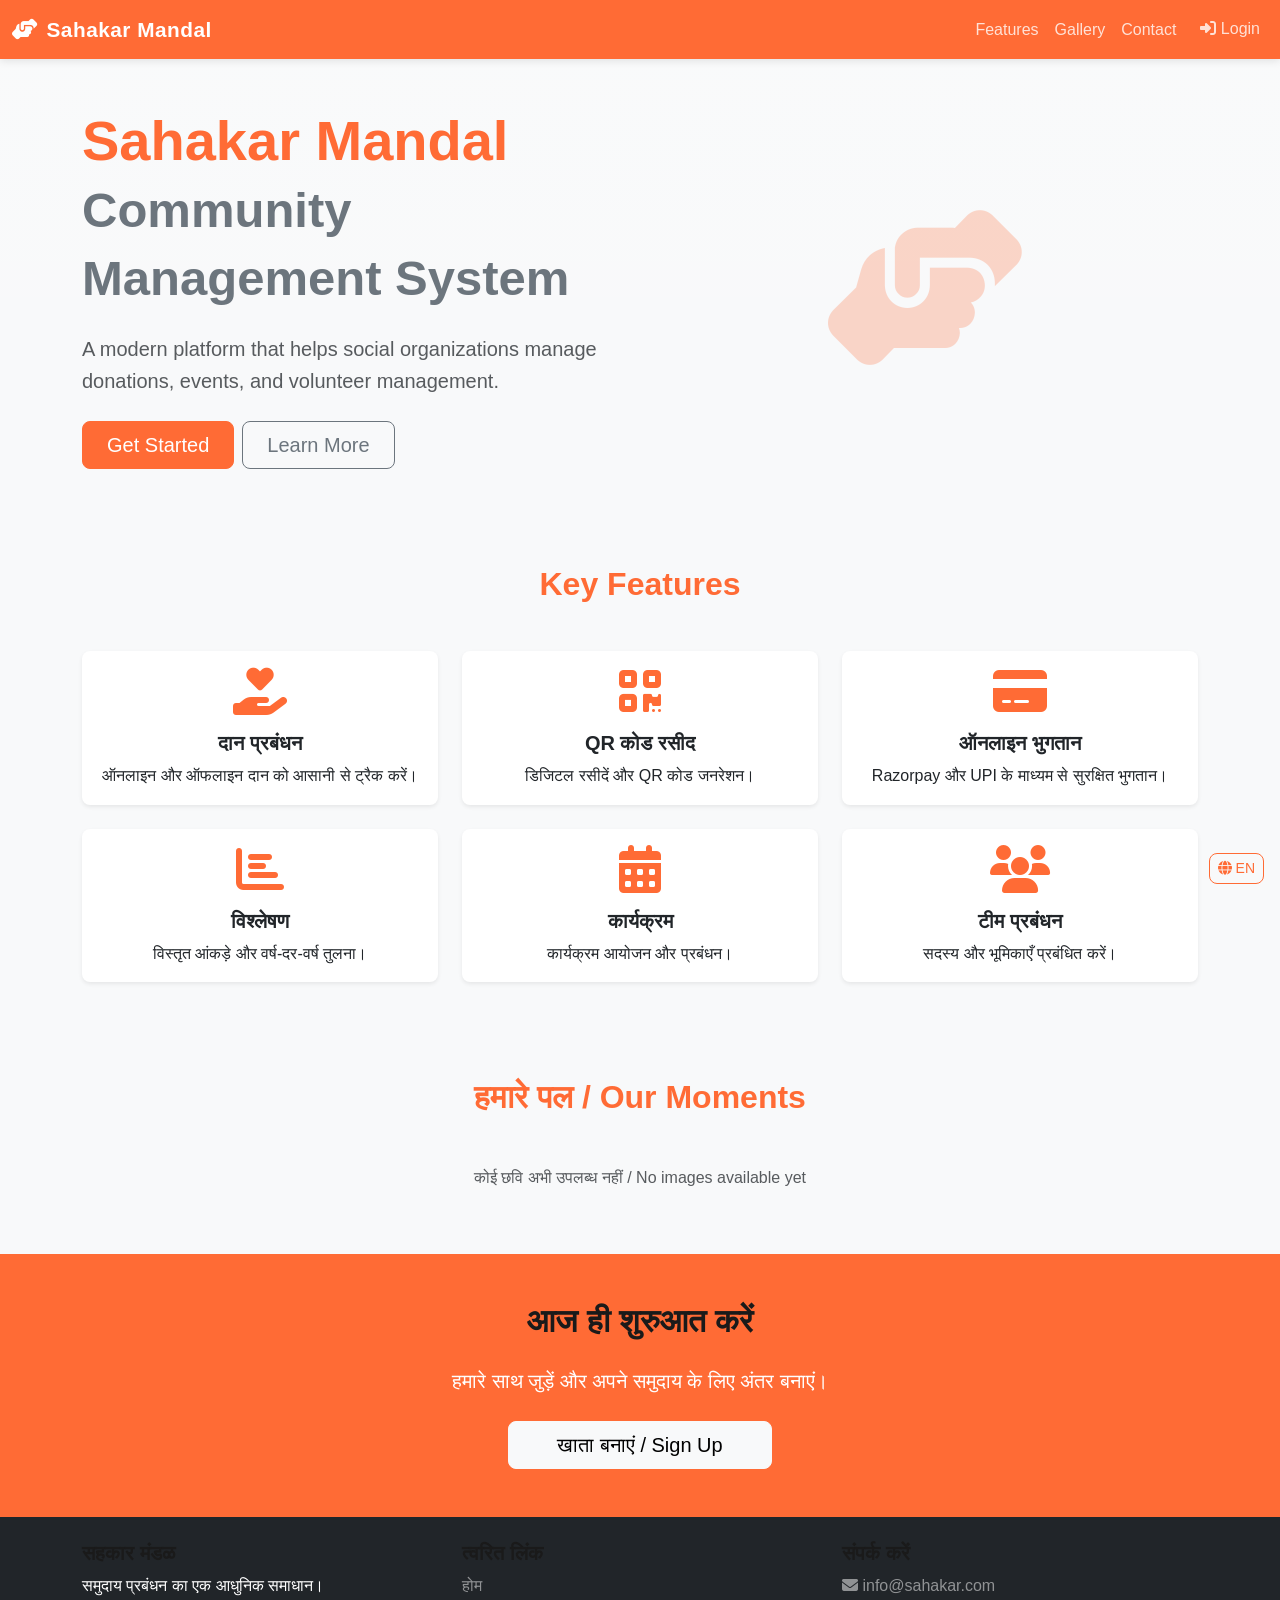
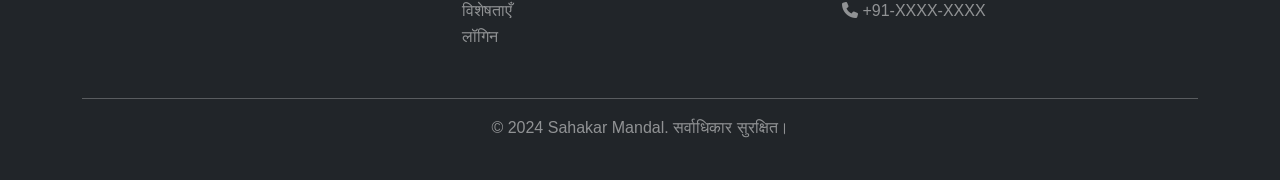
<file: frontend/index.html>
<!DOCTYPE html>
<html lang="en">
<head>
    <meta charset="UTF-8">
    <meta name="viewport" content="width=device-width, initial-scale=1.0">
    <title>Sahakar Mandal - Community Management System</title>
    
    <!-- Bootstrap CSS -->
    <link rel="stylesheet" href="https://cdnjs.cloudflare.com/ajax/libs/bootstrap/5.3.0/css/bootstrap.min.css">
    <!-- Font Awesome -->
    <link rel="stylesheet" href="https://cdnjs.cloudflare.com/ajax/libs/font-awesome/6.4.0/css/all.min.css">
    <!-- Custom CSS -->
    <link rel="stylesheet" href="css/style.css">
</head>
<body>
    <!-- Navigation Bar -->
    <nav class="navbar navbar-expand-lg navbar-dark bg-primary sticky-top">
        <div class="container-fluid">
            <a class="navbar-brand fw-bold" href="index.html">
                <i class="fas fa-hands-helping me-2"></i>Sahakar Mandal
            </a>
            <button class="navbar-toggler" type="button" data-bs-toggle="collapse" data-bs-target="#navbarNav">
                <span class="navbar-toggler-icon"></span>
            </button>
            <div class="collapse navbar-collapse" id="navbarNav">
                <ul class="navbar-nav ms-auto">
                    <li class="nav-item">
                        <a class="nav-link" href="#features">Features</a>
                    </li>
                    <li class="nav-item">
                        <a class="nav-link" href="#gallery">Gallery</a>
                    </li>
                    <li class="nav-item">
                        <a class="nav-link" href="#contact">Contact</a>
                    </li>
                    <li class="nav-item">
                        <a class="nav-link btn btn-light btn-sm ms-2" href="login.html">
                            <i class="fas fa-sign-in-alt"></i> Login
                        </a>
                    </li>
                </ul>
            </div>
        </div>
    </nav>

    <!-- Hero Section -->
    <section class="hero-section bg-gradient py-5">
        <div class="container">
            <div class="row align-items-center">
                <div class="col-lg-6">
                    <h1 class="display-4 fw-bold text-primary mb-4">
                        Sahakar Mandal
                        <br>
                        <small class="text-secondary">Community Management System</small>
                    </h1>
                    <p class="lead text-muted mb-4">
                        A modern platform that helps social organizations manage donations, events, and volunteer management.
                    </p>
                    <div class="d-grid gap-2 d-sm-flex">
                        <a href="signup.html" class="btn btn-primary btn-lg px-4 gap-3">Get Started</a>
                        <a href="#features" class="btn btn-outline-secondary btn-lg px-4">Learn More</a>
                    </div>
                </div>
                <div class="col-lg-6">
                    <div class="text-center">
                        <i class="fas fa-hands-helping fa-10x text-primary opacity-25"></i>
                    </div>
                </div>
            </div>
        </div>
    </section>

    <!-- Features Section -->
    <section id="features" class="py-5 bg-light">
        <div class="container">
            <h2 class="text-center mb-5 fw-bold text-primary">Key Features</h2>
            
            <div class="row g-4">
                <!-- Feature 1 -->
                <div class="col-md-6 col-lg-4">
                    <div class="feature-card card h-100 border-0 shadow-sm">
                        <div class="card-body text-center">
                            <i class="fas fa-hand-holding-heart fa-3x text-primary mb-3"></i>
                            <h5 class="card-title">दान प्रबंधन</h5>
                            <p class="card-text">ऑनलाइन और ऑफलाइन दान को आसानी से ट्रैक करें।</p>
                        </div>
                    </div>
                </div>

                <!-- Feature 2 -->
                <div class="col-md-6 col-lg-4">
                    <div class="feature-card card h-100 border-0 shadow-sm">
                        <div class="card-body text-center">
                            <i class="fas fa-qrcode fa-3x text-primary mb-3"></i>
                            <h5 class="card-title">QR कोड रसीद</h5>
                            <p class="card-text">डिजिटल रसीदें और QR कोड जनरेशन।</p>
                        </div>
                    </div>
                </div>

                <!-- Feature 3 -->
                <div class="col-md-6 col-lg-4">
                    <div class="feature-card card h-100 border-0 shadow-sm">
                        <div class="card-body text-center">
                            <i class="fas fa-credit-card fa-3x text-primary mb-3"></i>
                            <h5 class="card-title">ऑनलाइन भुगतान</h5>
                            <p class="card-text">Razorpay और UPI के माध्यम से सुरक्षित भुगतान।</p>
                        </div>
                    </div>
                </div>

                <!-- Feature 4 -->
                <div class="col-md-6 col-lg-4">
                    <div class="feature-card card h-100 border-0 shadow-sm">
                        <div class="card-body text-center">
                            <i class="fas fa-chart-bar fa-3x text-primary mb-3"></i>
                            <h5 class="card-title">विश्लेषण</h5>
                            <p class="card-text">विस्तृत आंकड़े और वर्ष-दर-वर्ष तुलना।</p>
                        </div>
                    </div>
                </div>

                <!-- Feature 5 -->
                <div class="col-md-6 col-lg-4">
                    <div class="feature-card card h-100 border-0 shadow-sm">
                        <div class="card-body text-center">
                            <i class="fas fa-calendar-alt fa-3x text-primary mb-3"></i>
                            <h5 class="card-title">कार्यक्रम</h5>
                            <p class="card-text">कार्यक्रम आयोजन और प्रबंधन।</p>
                        </div>
                    </div>
                </div>

                <!-- Feature 6 -->
                <div class="col-md-6 col-lg-4">
                    <div class="feature-card card h-100 border-0 shadow-sm">
                        <div class="card-body text-center">
                            <i class="fas fa-users fa-3x text-primary mb-3"></i>
                            <h5 class="card-title">टीम प्रबंधन</h5>
                            <p class="card-text">सदस्य और भूमिकाएँ प्रबंधित करें।</p>
                        </div>
                    </div>
                </div>
            </div>
        </div>
    </section>

    <!-- Gallery Preview Section -->
    <section id="gallery" class="py-5">
        <div class="container">
            <h2 class="text-center mb-5 fw-bold text-primary">हमारे पल / Our Moments</h2>
            <div class="row g-3" id="gallery-preview">
                <!-- Gallery items will be loaded here -->
                <div class="col-12 text-center text-muted">
                    <p>कोई छवि अभी उपलब्ध नहीं / No images available yet</p>
                </div>
            </div>
        </div>
    </section>

    <!-- CTA Section -->
    <section class="cta-section bg-primary text-white py-5">
        <div class="container text-center">
            <h2 class="mb-4">आज ही शुरुआत करें</h2>
            <p class="lead mb-4">हमारे साथ जुड़ें और अपने समुदाय के लिए अंतर बनाएं।</p>
            <a href="signup.html" class="btn btn-light btn-lg px-5">
                खाता बनाएं / Sign Up
            </a>
        </div>
    </section>

    <!-- Footer -->
    <footer class="bg-dark text-white py-4">
        <div class="container">
            <div class="row">
                <div class="col-md-4 mb-3">
                    <h5>सहकार मंडळ</h5>
                    <p>समुदाय प्रबंधन का एक आधुनिक समाधान।</p>
                </div>
                <div class="col-md-4 mb-3">
                    <h5>त्वरित लिंक</h5>
                    <ul class="list-unstyled">
                        <li><a href="#" class="text-white-50 text-decoration-none">होम</a></li>
                        <li><a href="#" class="text-white-50 text-decoration-none">विशेषताएँ</a></li>
                        <li><a href="login.html" class="text-white-50 text-decoration-none">लॉगिन</a></li>
                    </ul>
                </div>
                <div class="col-md-4 mb-3">
                    <h5>संपर्क करें</h5>
                    <p class="text-white-50">
                        <i class="fas fa-envelope"></i> info@sahakar.com<br>
                        <i class="fas fa-phone"></i> +91-XXXX-XXXX
                    </p>
                </div>
            </div>
            <hr class="bg-white-50">
            <div class="text-center text-white-50">
                <p>&copy; 2024 Sahakar Mandal. सर्वाधिकार सुरक्षित।</p>
            </div>
        </div>
    </footer>

    <!-- Language Toggle -->
    <div class="language-toggle position-fixed bottom-0 end-0 m-3">
        <button class="btn btn-sm btn-outline-primary" id="lang-toggle">
            <i class="fas fa-globe"></i> EN
        </button>
    </div>

    <!-- Scripts -->
    <script src="https://cdnjs.cloudflare.com/ajax/libs/bootstrap/5.3.0/js/bootstrap.bundle.min.js"></script>
    <script src="js/config.js"></script>
    <script src="js/translations.js"></script>
    <script src="js/index.js"></script>
</body>
</html>
</file>
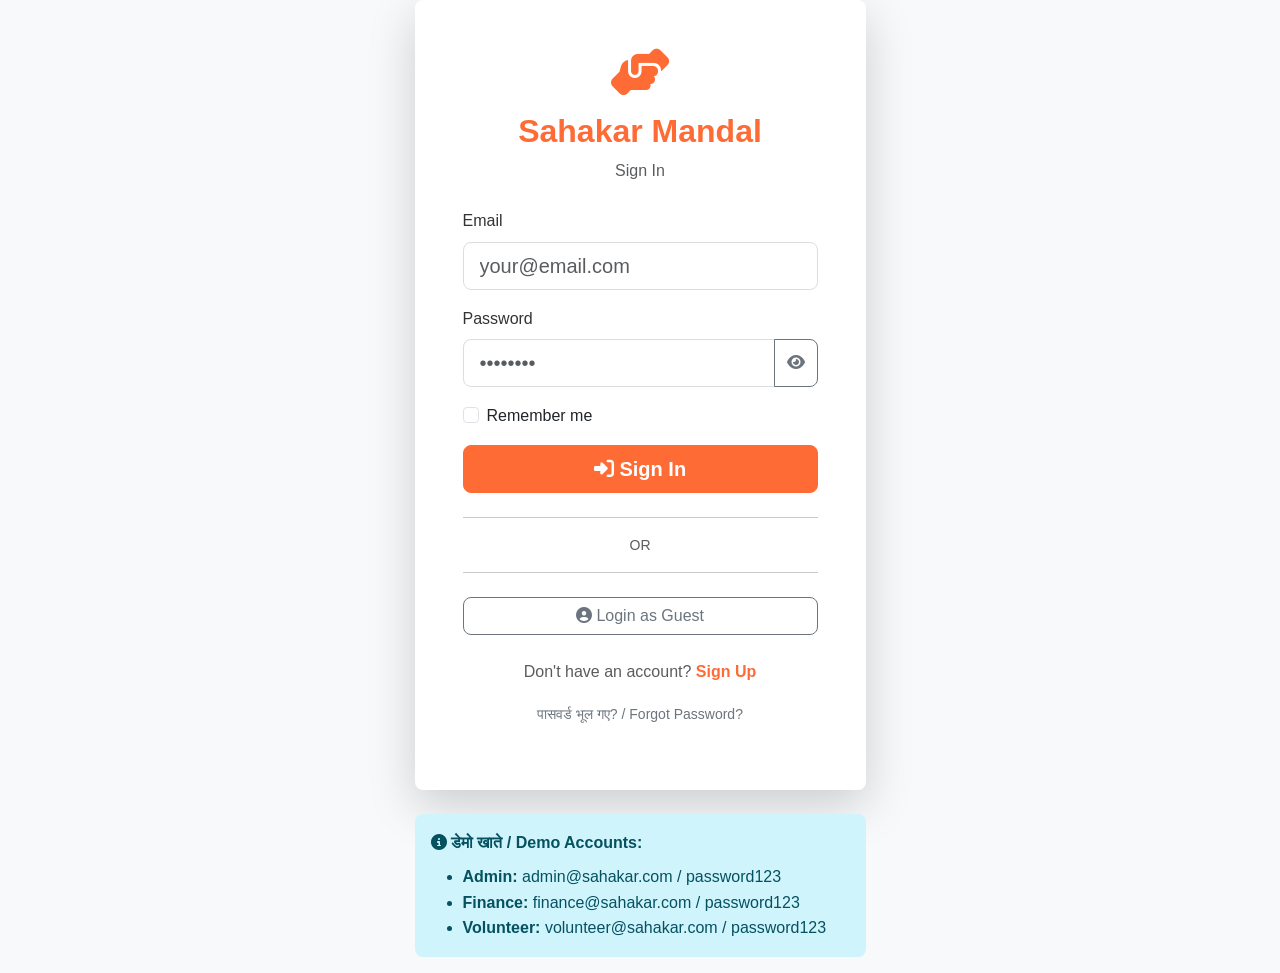
<file: frontend/login.html>
<!DOCTYPE html>
<html lang="en">
<head>
    <meta charset="UTF-8">
    <meta name="viewport" content="width=device-width, initial-scale=1.0">
    <title>Login - Sahakar Mandal</title>
    
    <link rel="stylesheet" href="https://cdnjs.cloudflare.com/ajax/libs/bootstrap/5.3.0/css/bootstrap.min.css">
    <link rel="stylesheet" href="https://cdnjs.cloudflare.com/ajax/libs/font-awesome/6.4.0/css/all.min.css">
    <link rel="stylesheet" href="css/style.css">
</head>
<body class="bg-light">
    <div class="min-vh-100 d-flex align-items-center justify-content-center">
        <div class="container">
            <div class="row justify-content-center">
                <div class="col-md-6 col-lg-5">
                    <div class="card shadow-lg border-0">
                        <div class="card-body p-5">
                            <!-- Header -->
                            <div class="text-center mb-4">
                                <i class="fas fa-hands-helping fa-3x text-primary mb-3"></i>
                                <h2 class="card-title fw-bold text-primary">Sahakar Mandal</h2>
                                <p class="text-muted">Sign In</p>
                            </div>

                            <!-- Login Form -->
                            <form id="login-form">
                                <!-- Email -->
                                <div class="mb-3">
                                    <label for="email" class="form-label">Email</label>
                                    <input 
                                        type="email" 
                                        class="form-control form-control-lg" 
                                        id="email" 
                                        name="email"
                                        placeholder="your@email.com"
                                        required
                                    >
                                </div>

                                <!-- Password -->
                                <div class="mb-3">
                                    <label for="password" class="form-label">Password</label>
                                    <div class="input-group">
                                        <input 
                                            type="password" 
                                            class="form-control form-control-lg" 
                                            id="password" 
                                            name="password"
                                            placeholder="••••••••"
                                            required
                                        >
                                        <button class="btn btn-outline-secondary" type="button" id="toggle-password">
                                            <i class="fas fa-eye"></i>
                                        </button>
                                    </div>
                                </div>

                                <!-- Remember Me -->
                                <div class="mb-3 form-check">
                                    <input 
                                        type="checkbox" 
                                        class="form-check-input" 
                                        id="remember" 
                                        name="remember"
                                    >
                                    <label class="form-check-label" for="remember">
                                        Remember me
                                    </label>
                                </div>

                                <!-- Submit Button -->
                                <button type="submit" class="btn btn-primary btn-lg w-100 fw-bold">
                                    <i class="fas fa-sign-in-alt"></i> Sign In
                                </button>
                            </form>

                            <!-- Divider -->
                            <div class="my-4">
                                <hr>
                                <p class="text-center text-muted small">OR</p>
                                <hr>
                            </div>

                            <!-- Social Login (Optional) -->
                            <div class="d-grid gap-2 mb-4">
                                <button class="btn btn-outline-secondary" type="button" id="guest-login">
                                    <i class="fas fa-user-circle"></i> Login as Guest
                                </button>
                            </div>

                            <!-- Sign Up Link -->
                            <p class="text-center text-muted mt-4">
                                Don't have an account? 
                                <a href="signup.html" class="text-primary fw-bold text-decoration-none">
                                    Sign Up
                                </a>
                            </p>

                            <!-- Forgot Password Link -->
                            <p class="text-center">
                                <a href="forgot-password.html" class="text-secondary text-decoration-none small">
                                    पासवर्ड भूल गए? / Forgot Password?
                                </a>
                            </p>
                        </div>
                    </div>

                    <!-- Demo Credentials Notice -->
                    <div class="alert alert-info mt-4" role="alert">
                        <i class="fas fa-info-circle"></i>
                        <strong>डेमो खाते / Demo Accounts:</strong>
                        <ul class="mb-0 mt-2">
                            <li><strong>Admin:</strong> admin@sahakar.com / password123</li>
                            <li><strong>Finance:</strong> finance@sahakar.com / password123</li>
                            <li><strong>Volunteer:</strong> volunteer@sahakar.com / password123</li>
                        </ul>
                    </div>
                </div>
            </div>
        </div>
    </div>

    <!-- Loading Spinner -->
    <div id="loading-spinner" class="spinner-overlay" style="display: none;">
        <div class="spinner-border text-primary" role="status">
            <span class="visually-hidden">Loading...</span>
        </div>
    </div>

    <!-- Scripts -->
    <script src="https://cdnjs.cloudflare.com/ajax/libs/bootstrap/5.3.0/js/bootstrap.bundle.min.js"></script>
    <script src="js/config.js"></script>
    <script src="js/auth.js"></script>
    <script src="js/login.js"></script>
</body>
</html>
</file>
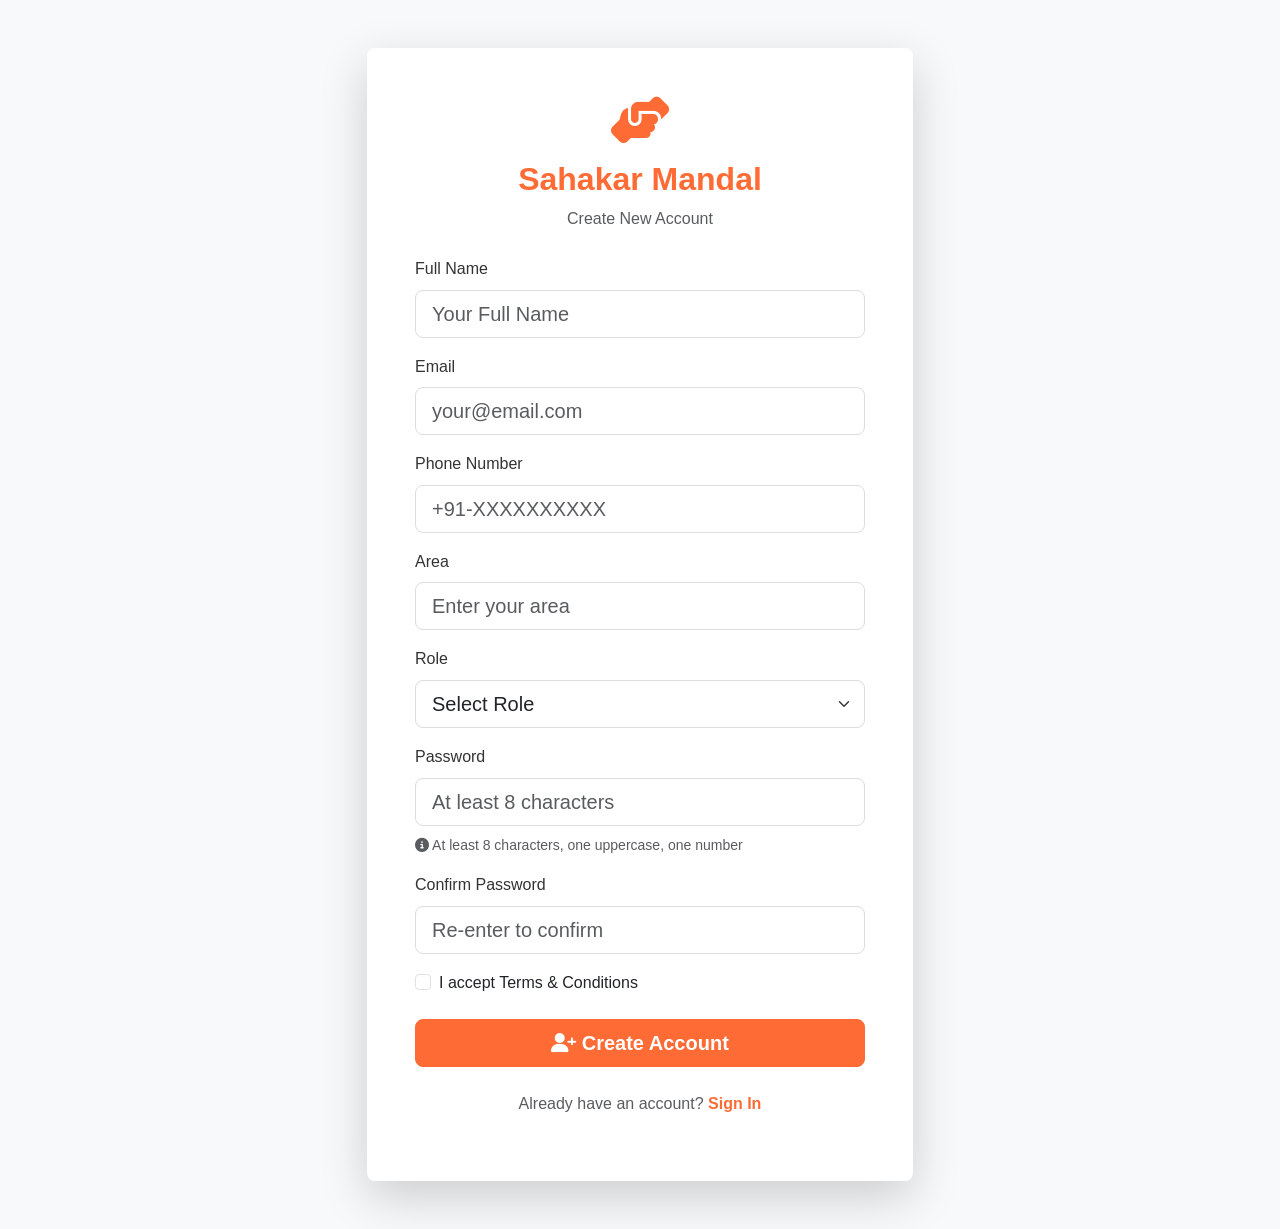
<file: frontend/signup.html>
<!DOCTYPE html>
<html lang="en">
<head>
    <meta charset="UTF-8">
    <meta name="viewport" content="width=device-width, initial-scale=1.0">
    <title>Sign Up - Sahakar Mandal</title>
    
    <link rel="stylesheet" href="https://cdnjs.cloudflare.com/ajax/libs/bootstrap/5.3.0/css/bootstrap.min.css">
    <link rel="stylesheet" href="https://cdnjs.cloudflare.com/ajax/libs/font-awesome/6.4.0/css/all.min.css">
    <link rel="stylesheet" href="css/style.css">
</head>
<body class="bg-light">
    <div class="min-vh-100 d-flex align-items-center justify-content-center py-5">
        <div class="container">
            <div class="row justify-content-center">
                <div class="col-md-8 col-lg-6">
                    <div class="card shadow-lg border-0">
                        <div class="card-body p-5">
                            <!-- Header -->
                            <div class="text-center mb-4">
                                <i class="fas fa-hands-helping fa-3x text-primary mb-3"></i>
                                <h2 class="card-title fw-bold text-primary">Sahakar Mandal</h2>
                                <p class="text-muted">Create New Account</p>
                            </div>

                            <!-- Signup Form -->
                            <form id="signup-form">
                                <!-- Name -->
                                <div class="mb-3">
                                    <label for="name" class="form-label">Full Name</label>
                                    <input 
                                        type="text" 
                                        class="form-control form-control-lg" 
                                        id="name" 
                                        name="name"
                                        placeholder="Your Full Name"
                                        required
                                    >
                                </div>

                                <!-- Email -->
                                <div class="mb-3">
                                    <label for="email" class="form-label">Email</label>
                                    <input 
                                        type="email" 
                                        class="form-control form-control-lg" 
                                        id="email" 
                                        name="email"
                                        placeholder="your@email.com"
                                        required
                                    >
                                </div>

                                <!-- Phone -->
                                <div class="mb-3">
                                    <label for="phone" class="form-label">Phone Number</label>
                                    <input 
                                        type="tel" 
                                        class="form-control form-control-lg" 
                                        id="phone" 
                                        name="phone"
                                        placeholder="+91-XXXXXXXXXX"
                                        required
                                    >
                                </div>

                                <!-- Area -->
                                <div class="mb-3">
                                    <label for="area" class="form-label">Area</label>
                                    <input 
                                        type="text" 
                                        class="form-control form-control-lg" 
                                        id="area" 
                                        name="area"
                                        placeholder="Enter your area"
                                    >
                                </div>

                                <!-- Role Selection -->
                                <div class="mb-3">
                                    <label for="role" class="form-label">Role</label>
                                    <select class="form-select form-select-lg" id="role" name="role" required>
                                        <option value="">Select Role</option>
                                        <option value="volunteer">Volunteer</option>
                                        <option value="collection">Collection Team</option>
                                        <option value="event">Event Team</option>
                                        <option value="finance">Finance Team</option>
                                    </select>
                                </div>

                                <!-- Password -->
                                <div class="mb-3">
                                    <label for="password" class="form-label">Password</label>
                                    <input 
                                        type="password" 
                                        class="form-control form-control-lg" 
                                        id="password" 
                                        name="password"
                                        placeholder="At least 8 characters"
                                        required
                                    >
                                    <small class="form-text text-muted d-block mt-2">
                                        <i class="fas fa-info-circle"></i>
                                        At least 8 characters, one uppercase, one number
                                    </small>
                                </div>

                                <!-- Confirm Password -->
                                <div class="mb-3">
                                    <label for="confirm-password" class="form-label">Confirm Password</label>
                                    <input 
                                        type="password" 
                                        class="form-control form-control-lg" 
                                        id="confirm-password" 
                                        name="confirm-password"
                                        placeholder="Re-enter to confirm"
                                        required
                                    >
                                </div>

                                <!-- Terms & Conditions -->
                                <div class="mb-4 form-check">
                                    <input 
                                        type="checkbox" 
                                        class="form-check-input" 
                                        id="terms" 
                                        name="terms"
                                        required
                                    >
                                    <label class="form-check-label" for="terms">
                                        I accept Terms & Conditions
                                    </label>
                                </div>

                                <!-- Submit Button -->
                                <button type="submit" class="btn btn-primary btn-lg w-100 fw-bold">
                                    <i class="fas fa-user-plus"></i> Create Account
                                </button>
                            </form>

                            <!-- Login Link -->
                            <p class="text-center text-muted mt-4">
                                Already have an account? 
                                <a href="login.html" class="text-primary fw-bold text-decoration-none">
                                    Sign In
                                </a>
                            </p>
                        </div>
                    </div>
                </div>
            </div>
        </div>
    </div>

    <!-- Loading Spinner -->
    <div id="loading-spinner" class="spinner-overlay" style="display: none;">
        <div class="spinner-border text-primary" role="status">
            <span class="visually-hidden">Loading...</span>
        </div>
    </div>

    <!-- Scripts -->
    <script src="https://cdnjs.cloudflare.com/ajax/libs/bootstrap/5.3.0/js/bootstrap.bundle.min.js"></script>
    <script src="js/config.js"></script>
    <script src="js/auth.js"></script>
    <script src="js/signup.js"></script>
</body>
</html>
</file>
<file: frontend/css/style.css>
/**
 * Sahakar Mandal - Custom Styles
 */

:root {
    --primary-color: #FF6B35;
    --secondary-color: #004E89;
    --success-color: #06A77D;
    --danger-color: #D62828;
    --warning-color: #F77F00;
    --info-color: #118AB2;
    --light-color: #F5F5F5;
    --dark-color: #1a1a1a;
    --border-radius: 8px;
    --box-shadow: 0 2px 8px rgba(0, 0, 0, 0.1);
}

/* Global Styles */
* {
    box-sizing: border-box;
}

html {
    scroll-behavior: smooth;
}

body {
    font-family: 'Segoe UI', Tahoma, Geneva, Verdana, sans-serif;
    background-color: #f8f9fa;
    color: #333;
    line-height: 1.6;
}

/* Typography */
h1, h2, h3, h4, h5, h6 {
    font-weight: 600;
    color: #1a1a1a;
}

.text-primary {
    color: var(--primary-color) !important;
}

.bg-primary {
    background-color: var(--primary-color) !important;
}

.bg-gradient {
    background: linear-gradient(135deg, var(--primary-color) 0%, var(--secondary-color) 100%);
}

/* Cards */
.card {
    border-radius: var(--border-radius);
    border: 1px solid rgba(0, 0, 0, 0.1);
    transition: all 0.3s ease;
}

.card:hover {
    transform: translateY(-5px);
    box-shadow: 0 8px 16px rgba(0, 0, 0, 0.15);
}

.stats-card {
    background: white;
    border-radius: var(--border-radius);
    padding: 20px;
}

.feature-card {
    transition: all 0.3s ease;
}

.feature-card:hover {
    transform: scale(1.05);
}

/* Buttons */
.btn {
    border-radius: var(--border-radius);
    font-weight: 500;
    transition: all 0.3s ease;
}

.btn-primary {
    background-color: var(--primary-color);
    border-color: var(--primary-color);
}

.btn-primary:hover {
    background-color: #e55a24;
    border-color: #e55a24;
    transform: translateY(-2px);
    box-shadow: 0 4px 12px rgba(255, 107, 53, 0.4);
}

.btn-outline-primary {
    color: var(--primary-color);
    border-color: var(--primary-color);
}

.btn-outline-primary:hover {
    background-color: var(--primary-color);
    border-color: var(--primary-color);
}

/* Forms */
.form-control,
.form-select {
    border-radius: var(--border-radius);
    border: 1px solid #ddd;
    transition: all 0.3s ease;
}

.form-control:focus,
.form-select:focus {
    border-color: var(--primary-color);
    box-shadow: 0 0 0 0.2rem rgba(255, 107, 53, 0.25);
}

.form-label {
    font-weight: 500;
    color: #333;
    margin-bottom: 8px;
}

/* Navigation */
.navbar {
    box-shadow: 0 2px 8px rgba(0, 0, 0, 0.1);
}

.navbar-brand {
    font-size: 1.3rem;
    letter-spacing: 0.5px;
}

.nav-link {
    transition: all 0.3s ease;
    color: rgba(255, 255, 255, 0.8) !important;
}

.nav-link:hover,
.nav-link.active {
    color: white !important;
}

/* Sidebar */
.sidebar {
    background-color: #f8f9fa;
    border-right: 1px solid #ddd;
    min-height: calc(100vh - 56px);
}

.sidebar .nav-link {
    color: #333 !important;
    border-left: 3px solid transparent;
    padding: 0.75rem 1.5rem;
    transition: all 0.3s ease;
}

.sidebar .nav-link:hover {
    background-color: rgba(255, 107, 53, 0.1);
    border-left-color: var(--primary-color);
    color: var(--primary-color) !important;
}

.sidebar .nav-link.active {
    background-color: rgba(255, 107, 53, 0.15);
    border-left-color: var(--primary-color);
    color: var(--primary-color) !important;
    font-weight: 600;
}

/* Hero Section */
.hero-section {
    padding: 80px 0;
    background: linear-gradient(135deg, var(--primary-color) 0%, var(--secondary-color) 100%);
    color: white;
}

.hero-section h1 {
    color: white;
    font-weight: 700;
}

.hero-section .lead {
    color: rgba(255, 255, 255, 0.9);
}

/* CTA Section */
.cta-section {
    padding: 60px 0;
}

/* Alert/Toast */
.alert {
    border-radius: var(--border-radius);
    border: none;
    animation: slideIn 0.3s ease;
}

@keyframes slideIn {
    from {
        opacity: 0;
        transform: translateY(-20px);
    }
    to {
        opacity: 1;
        transform: translateY(0);
    }
}

/* Badge */
.badge {
    border-radius: 20px;
    padding: 0.5rem 0.8rem;
    font-weight: 500;
}

/* Loading Spinner */
.spinner-overlay {
    position: fixed;
    top: 0;
    left: 0;
    right: 0;
    bottom: 0;
    background: rgba(0, 0, 0, 0.5);
    display: flex;
    align-items: center;
    justify-content: center;
    z-index: 9999;
}

.spinner-border {
    width: 3rem;
    height: 3rem;
}

/* Tables */
.table {
    border-collapse: collapse;
}

.table thead {
    background-color: #f8f9fa;
    border-bottom: 2px solid #ddd;
}

.table tbody tr {
    border-bottom: 1px solid #ddd;
}

.table tbody tr:hover {
    background-color: rgba(255, 107, 53, 0.05);
}

/* Gallery Grid */
.gallery-item {
    overflow: hidden;
    border-radius: var(--border-radius);
    cursor: pointer;
}

.gallery-item img {
    width: 100%;
    height: 100%;
    object-fit: cover;
    transition: transform 0.3s ease;
}

.gallery-item:hover img {
    transform: scale(1.1);
}

/* Modal */
.modal-header {
    background-color: var(--primary-color);
    color: white;
    border-bottom: none;
}

.modal-header .btn-close {
    filter: brightness(0) invert(1);
}

/* Receipt */
.receipt-container {
    background: white;
    padding: 40px;
    border-radius: var(--border-radius);
    box-shadow: 0 4px 12px rgba(0, 0, 0, 0.1);
}

/* Status Badges */
.badge-success {
    background-color: var(--success-color) !important;
}

.badge-danger {
    background-color: var(--danger-color) !important;
}

.badge-warning {
    background-color: var(--warning-color) !important;
}

.badge-info {
    background-color: var(--info-color) !important;
}

/* Responsive */
@media (max-width: 768px) {
    .hero-section {
        padding: 40px 0;
    }

    .hero-section h1 {
        font-size: 2rem;
    }

    .sidebar {
        position: fixed;
        left: 0;
        top: 56px;
        z-index: 100;
    }

    main {
        margin-left: 0 !important;
    }

    .card {
        margin-bottom: 1rem;
    }

    .stats-card {
        padding: 15px;
    }
}

/* Animations */
@keyframes fadeIn {
    from {
        opacity: 0;
    }
    to {
        opacity: 1;
    }
}

@keyframes slideUp {
    from {
        opacity: 0;
        transform: translateY(30px);
    }
    to {
        opacity: 1;
        transform: translateY(0);
    }
}

.fade-in {
    animation: fadeIn 0.5s ease;
}

.slide-up {
    animation: slideUp 0.5s ease;
}

/* Print Styles */
@media print {
    .navbar,
    .sidebar,
    .action-buttons,
    .btn,
    .modal {
        display: none !important;
    }

    body {
        background: white;
    }

    .container {
        max-width: 100%;
    }

    .card {
        border: 1px solid #999;
        page-break-inside: avoid;
    }
}

/* Dark Theme (Future) */
body.dark-theme {
    background-color: #1a1a1a;
    color: #f0f0f0;
}

body.dark-theme .card {
    background-color: #2a2a2a;
    color: #f0f0f0;
}

body.dark-theme .sidebar {
    background-color: #2a2a2a;
    border-right-color: #444;
}

body.dark-theme .form-control,
body.dark-theme .form-select {
    background-color: #2a2a2a;
    color: #f0f0f0;
    border-color: #444;
}

/* Utility Classes */
.opacity-75 {
    opacity: 0.75;
}

.opacity-50 {
    opacity: 0.5;
}

.opacity-25 {
    opacity: 0.25;
}

.min-vh-100 {
    min-height: 100vh;
}

.no-scroll {
    overflow: hidden;
}

.text-truncate {
    overflow: hidden;
    text-overflow: ellipsis;
    white-space: nowrap;
}

.position-sticky {
    position: sticky;
}

/* Accessibility */
.sr-only {
    position: absolute;
    width: 1px;
    height: 1px;
    padding: 0;
    margin: -1px;
    overflow: hidden;
    clip: rect(0, 0, 0, 0);
    white-space: nowrap;
    border-width: 0;
}

/* Focus Styles */
a:focus,
button:focus,
input:focus,
select:focus,
textarea:focus {
    outline: 2px solid var(--primary-color);
    outline-offset: 2px;
}

/* Scrollbar Styles */
::-webkit-scrollbar {
    width: 8px;
    height: 8px;
}

::-webkit-scrollbar-track {
    background: #f1f1f1;
}

::-webkit-scrollbar-thumb {
    background: var(--primary-color);
    border-radius: 4px;
}

::-webkit-scrollbar-thumb:hover {
    background: #e55a24;
}
</file>
